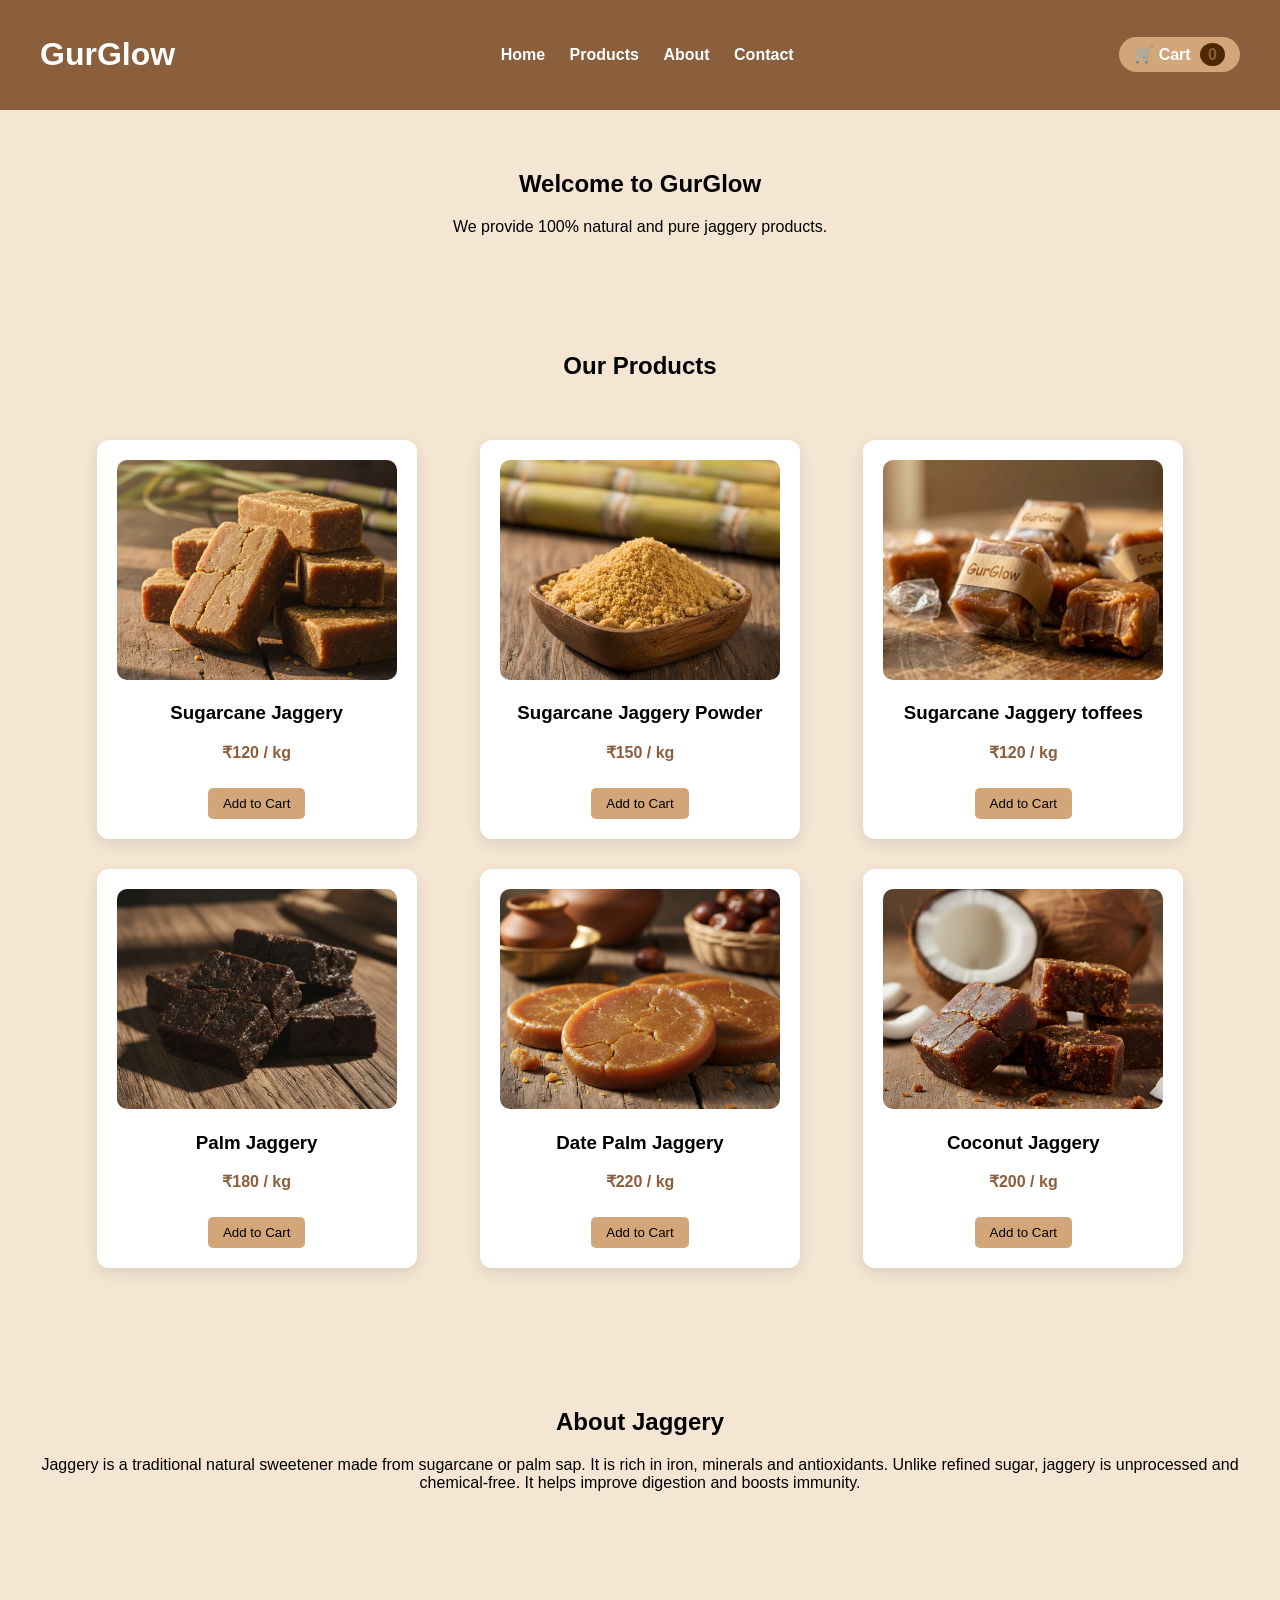
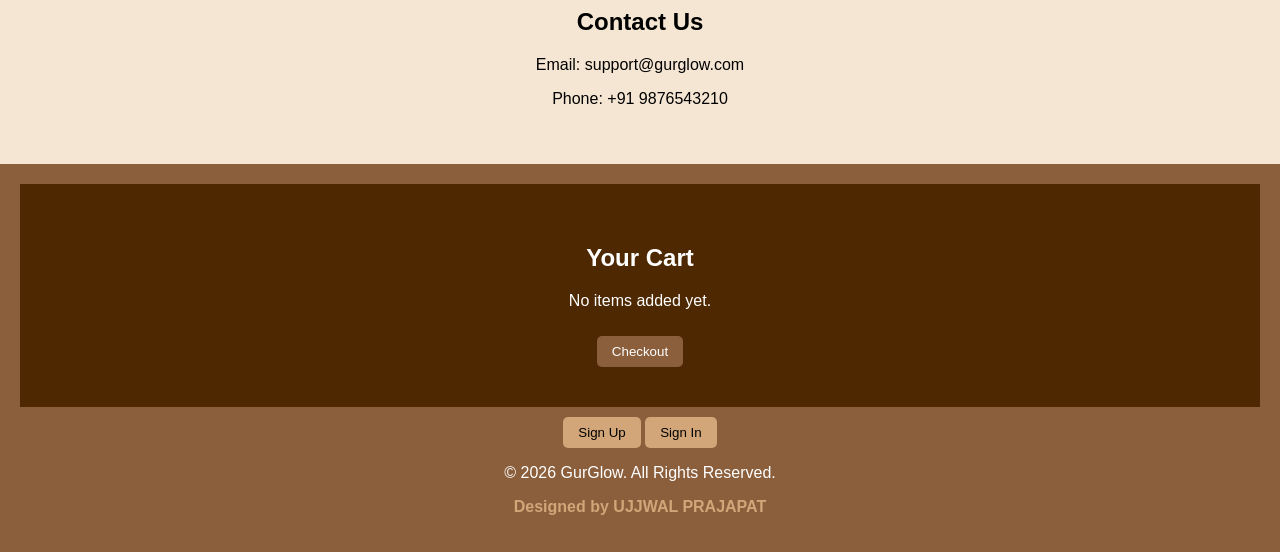
<file: index.html>
<!DOCTYPE html>
<html lang="en">
<head>
    <meta charset="UTF-8">
    <meta name="viewport" content="width=device-width, initial-scale=1.0">
    <title>GurGlow</title>
    <link rel="stylesheet" href="style.css">
</head>
<body>

<!-- HEADER -->
<header>
    <h1>GurGlow</h1>
    <nav>
        <a href="#home">Home</a>
        <a href="#products">Products</a>
        <a href="#about">About</a>
        <a href="#contact">Contact</a>
    </nav>
    <div class="cart">
        🛒 Cart <span class="cart-count">0</span>
    </div>
</header>

<!-- HOME SECTION -->
<section id="home" class="section">
    <h2>Welcome to GurGlow</h2>
    <p>We provide 100% natural and pure jaggery products.</p>
</section>

<!-- PRODUCTS SECTION -->
<section id="products" class="section">
    <h2>Our Products</h2>

    <div class="products">

        <div class="product-card">
            <img src="sugar.jpg">
            <h3>Sugarcane Jaggery</h3>
            <p class="price">₹120 / kg</p>
            <button>Add to Cart</button>
        </div>
        <div class="product-card">
            <img src="powder1.jpg">
            <h3>Sugarcane Jaggery Powder</h3>
            <p class="price">₹150 / kg</p>
            <button>Add to Cart</button>
        </div>
        <div class="product-card">
            <img src="choco.jpg">
            <h3>Sugarcane Jaggery toffees</h3>
            <p class="price">₹120 / kg</p>
            <button>Add to Cart</button>
        </div>

        <div class="product-card">
            <img src="palm.jpg">
            <h3>Palm Jaggery</h3>
            <p class="price">₹180 / kg</p>
            <button>Add to Cart</button>
        </div>

        <div class="product-card">
            <img src="date.jpg">
            <h3>Date Palm Jaggery</h3>
            <p class="price">₹220 / kg</p>
            <button>Add to Cart</button>
        </div>

        <div class="product-card">
            <img src="coconut.jpg">
            <h3>Coconut Jaggery</h3>
            <p class="price">₹200 / kg</p>
            <button>Add to Cart</button>
        </div>

    </div>
</section>

<!-- ABOUT SECTION -->
<section id="about" class="section">
    <h2>About Jaggery</h2>
    <p>
        Jaggery is a traditional natural sweetener made from sugarcane
        or palm sap. It is rich in iron, minerals and antioxidants.
        Unlike refined sugar, jaggery is unprocessed and chemical-free.
        It helps improve digestion and boosts immunity.
    </p>
</section>

<!-- CONTACT SECTION -->
<section id="contact" class="section">
    <h2>Contact Us</h2>
    <p>Email: support@gurglow.com</p>
    <p>Phone: +91 9876543210</p>
</section>

<!-- FOOTER -->
<footer>
    <section id="cart-section" class="section">
    <h2>Your Cart</h2>
    <p>No items added yet.</p>
    <button>Checkout</button>
</section>
    <button>Sign Up</button>
    <button>Sign In</button>
    <p>© 2026 GurGlow. All Rights Reserved.</p>
    <p class="designer">Designed by UJJWAL PRAJAPAT</p>
</footer>

</body>
</html>
</file>
<file: style.css>
body {
    font-family: Arial;
    margin: 0;
    background-color: #f5e6d3;
}

/* Header */
header {
    background-color: #8b5e3c;
    color: white;
    padding: 15px;
    text-align: center;
}

nav a {
    color: white;
    text-decoration: none;
    margin: 0 15px;
    font-weight: bold;
}

nav a:hover {
    color: #d2a679;
}

/* Sections */
.section {
    padding: 40px;
    text-align: center;
}

/* Products */
.products {
    display: grid;
    grid-template-columns: repeat(3, 1fr); /* 3 columns */
    gap: 30px;
    padding: 40px;
    justify-items: center;
}

.product-card {
    background: white;
    padding: 20px;
    width: 280px;   /* Bigger width */
    border-radius: 12px;
    box-shadow: 0 5px 15px rgba(0,0,0,0.1);
    text-align: center;
}
.product-card img {
    width: 100%;
    height: 220px;  /* Bigger image */
    object-fit: cover;
    border-radius: 10px;
}

.price {
    color: #8b5e3c;
    font-weight: bold;
}

button {
    background-color: #d2a679;
    border: none;
    padding: 8px 15px;
    margin-top: 10px;
    cursor: pointer;
    border-radius: 5px;
}

button:hover {
    background-color: #b58b61;
}

/* Footer */
footer {
    background-color: #8b5e3c;
    color: white;
    text-align: center;
    padding: 20px;
}
.designer {
    margin-top: 10px;
    font-weight: bold;
    color: #d2a679;
}
/* Header Layout */
header {
    background-color: #8b5e3c;
    color: white;
    padding: 15px 40px;
    display: flex;
    justify-content: space-between;
    align-items: center;
}

/* Navigation */
nav a {
    color: white;
    margin: 0 10px;
    text-decoration: none;
    font-weight: bold;
}

/* Cart Button */
.cart {
    background-color: #d2a679;
    padding: 8px 15px;
    border-radius: 20px;
    cursor: pointer;
    font-weight: bold;
}

.cart-count {
    background: rgb(77, 40, 1);
    color: #8b5e3c;
    padding: 3px 8px;
    border-radius: 50%;
    margin-left: 5px;
}

/* Cart Section */
#cart-section {
    background-color: rgb(77, 40, 1);
    padding: 40px;
    text-align: center;
}

#cart-section button {
    background-color: #8b5e3c;
    color: white;
}
</file>
